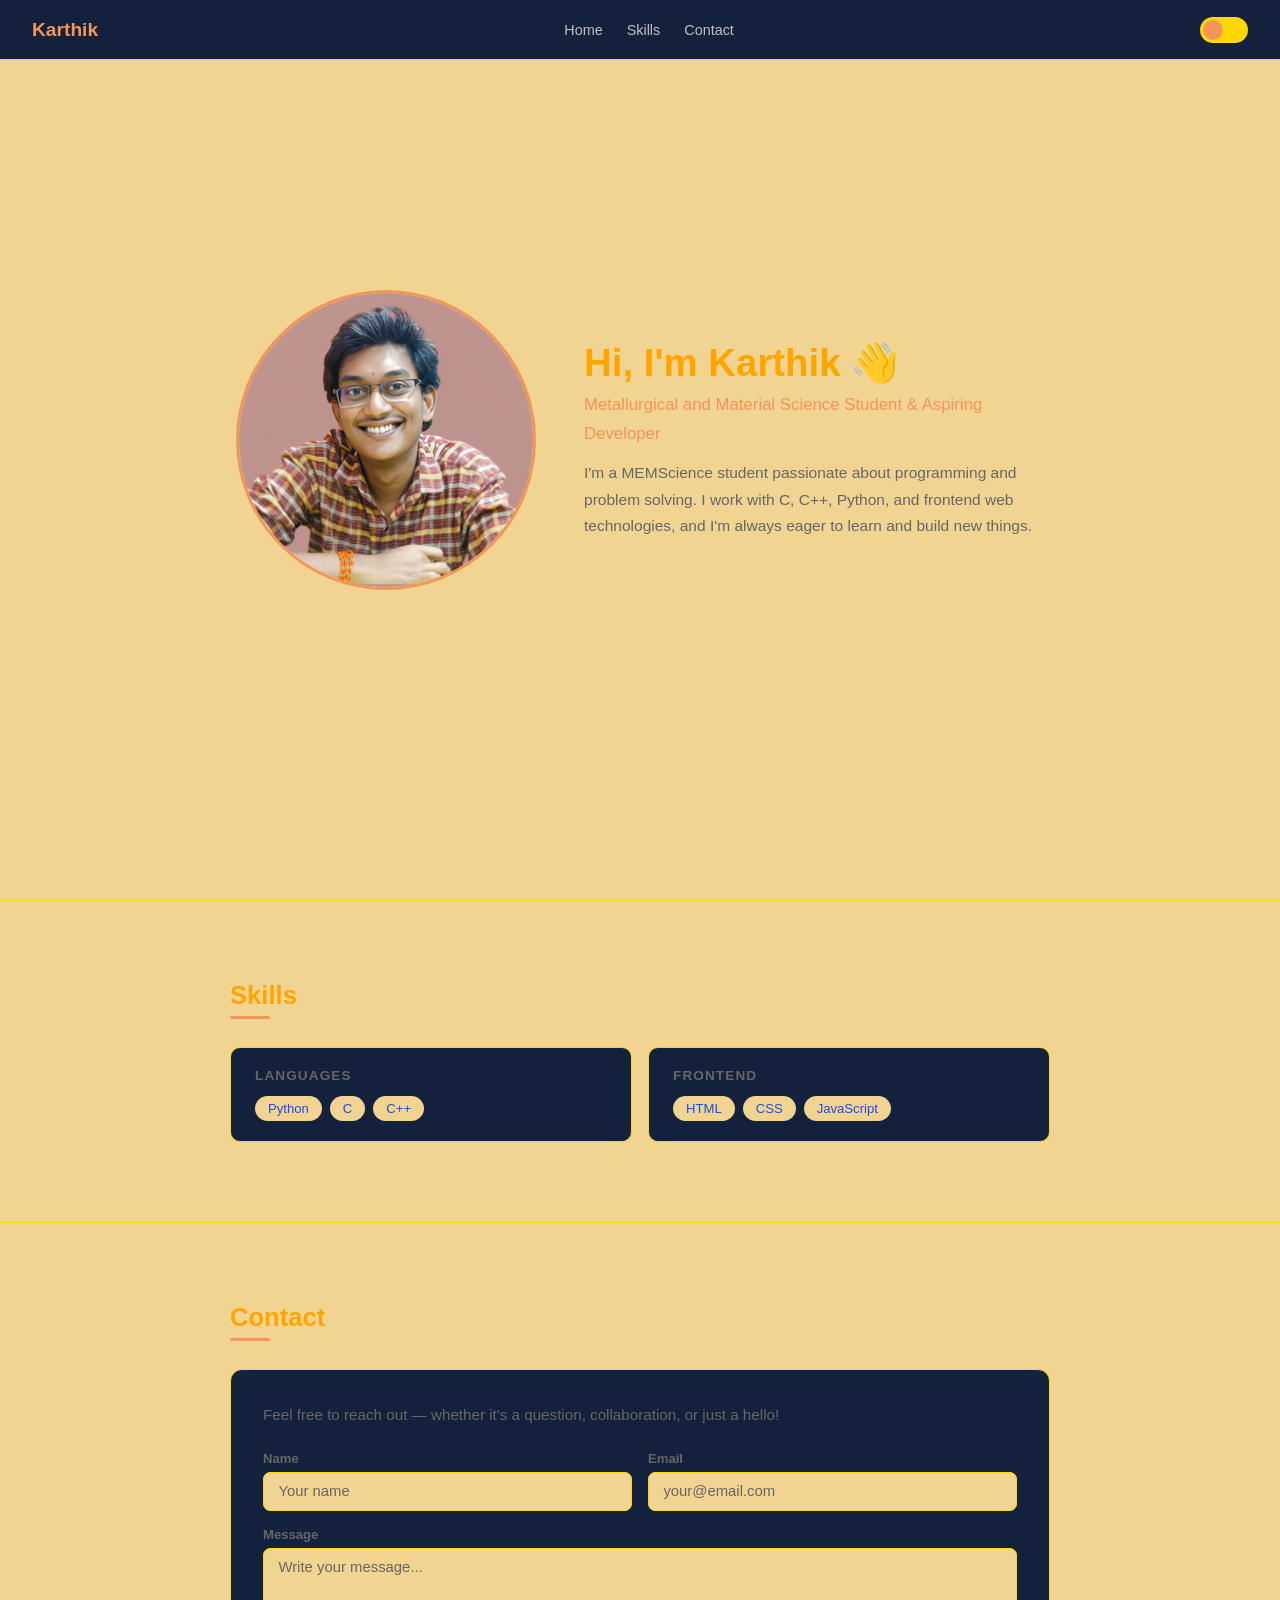
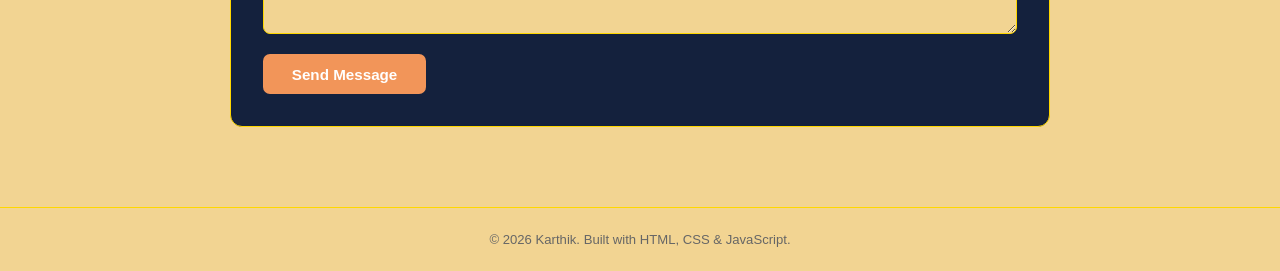
<file: Portfolio/index.html>
<!DOCTYPE html>
<html lang="en" data-theme="light">
<head>
  <meta charset="UTF-8" />
  <meta name="viewport" content="width=device-width, initial-scale=1.0" />
  <title>Karthik | Portfolio</title>
  <link rel="stylesheet" href="portfolio.css" />
</head>
<body>

  <!-- NAVBAR -->
  <nav>
    <span class="logo">Karthik</span>
    <ul class="nav-links">
      <li><a href="#home">Home</a></li>
      <li><a href="#skills">Skills</a></li>
      <li><a href="#contact">Contact</a></li>
    </ul>
    <div class="nav-right">
      <button class="toggle" id="themeBtn" aria-label="Toggle theme"></button>
      <button class="ham" id="hamBtn" aria-label="Menu">
        <span></span>
        <span></span>
        <span></span>
      </button>
    </div>
  </nav>

  <!-- MOBILE MENU -->
  <div class="mob-menu" id="mobMenu">
    <a href="#home" onclick="closeMob()">Home</a>
    <a href="#skills" onclick="closeMob()">Skills</a>
    <a href="#contact" onclick="closeMob()">Contact</a>
  </div>

  <!-- HOME -->
  <section id="home">
    <div class="wrap">
      <div class="home-inner">
        <div class="avatar">
          <img src="me.png" alt="Karthik" />
        </div>
        <div class="home-text">
          <h1>Hi, I'm Karthik 👋</h1>
          <p class="role">Metallurgical and Material Science Student & Aspiring Developer</p>
          <p>I'm a MEMScience student passionate about programming and problem solving. I work with C, C++, Python, and frontend web technologies, and I'm always eager to learn and build new things.</p>
        </div>
      </div>
    </div>
  </section>

  <!-- SKILLS -->
  <section id="skills">
    <div class="wrap">
      <h2>Skills</h2>
      <div class="underline"></div>
      <div class="skills-grid">
        <div class="skill-card">
          <h3>Languages</h3>
          <div class="tags">
            <span class="tag">Python</span>
            <span class="tag">C</span>
            <span class="tag">C++</span>
          </div>
        </div>
        <div class="skill-card">
          <h3>Frontend</h3>
          <div class="tags">
            <span class="tag">HTML</span>
            <span class="tag">CSS</span>
            <span class="tag">JavaScript</span>
          </div>
        </div>
      </div>
    </div>
  </section>

  <!-- CONTACT -->
  <section id="contact">
    <div class="wrap">
      <h2>Contact</h2>
      <div class="underline"></div>
      <div class="contact-card">
        <p>Feel free to reach out — whether it's a question, collaboration, or just a hello!</p>
        <form onsubmit="handleForm(event)">
          <div class="form-row">
            <div class="form-group">
              <label for="name">Name</label>
              <input type="text" id="name" placeholder="Your name" required />
            </div>
            <div class="form-group">
              <label for="email">Email</label>
              <input type="email" id="email" placeholder="your@email.com" required />
            </div>
          </div>
          <div class="form-group">
            <label for="message">Message</label>
            <textarea id="message" rows="4" placeholder="Write your message..." required></textarea>
          </div>
          <button type="submit" class="submit-btn" id="submitBtn">Send Message</button>
        </form>
      </div>
    </div>
  </section>

  <!-- FOOTER -->
  <footer>
    &copy; <span id="yr"></span> Karthik. Built with HTML, CSS &amp; JavaScript.
  </footer>

  <script>
    document.getElementById('yr').textContent = new Date().getFullYear();

    // Dark / Light toggle
    document.getElementById('themeBtn').addEventListener('click', () => {
      const html = document.documentElement;
      html.dataset.theme = html.dataset.theme === 'dark' ? 'light' : 'dark';
    });

    // Hamburger menu
    const hamBtn = document.getElementById('hamBtn');
    const mobMenu = document.getElementById('mobMenu');
    hamBtn.addEventListener('click', () => {
      hamBtn.classList.toggle('open');
      mobMenu.classList.toggle('open');
    });
    function closeMob() {
      hamBtn.classList.remove('open');
      mobMenu.classList.remove('open');
    }

    // Contact form
    function handleForm(e) {
      e.preventDefault();
      const btn = document.getElementById('submitBtn');
      btn.textContent = '✓ Sent!';
      btn.disabled = true;
      setTimeout(() => {
        btn.textContent = 'Send Message';
        btn.disabled = false;
        e.target.reset();
      }, 2500);
    }
  </script>

</body>
</html>
</file>
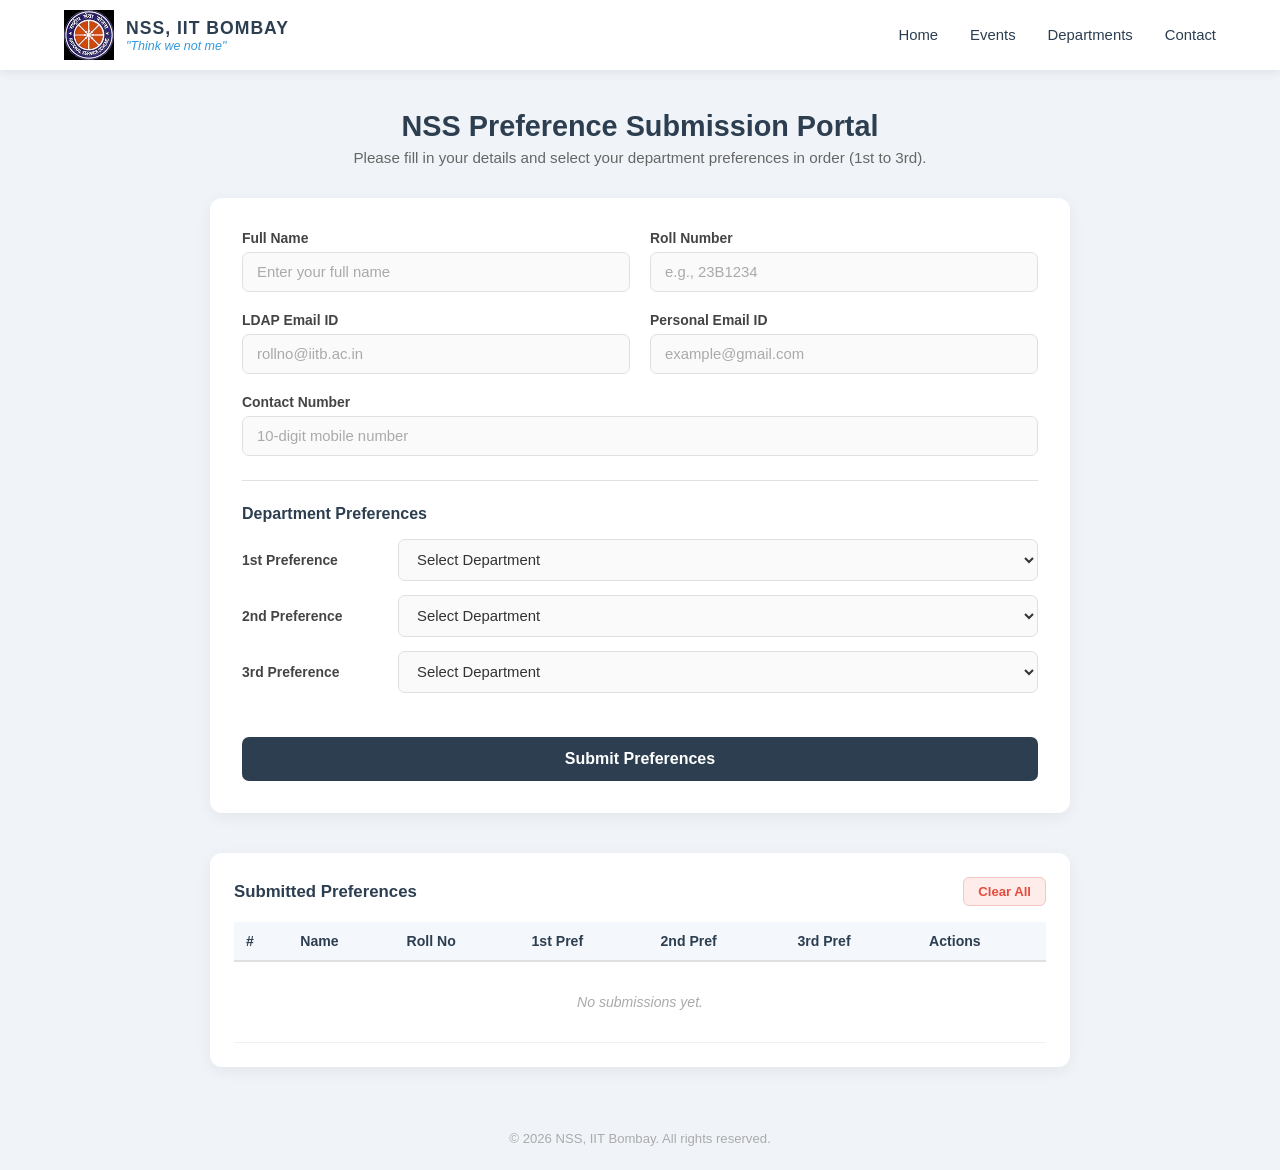
<file: Prefference-submission-system/index.html>
<!DOCTYPE html>
<html lang="en">
<head>
  <meta charset="UTF-8" />
  <meta name="viewport" content="width=device-width, initial-scale=1.0"/>
  <title>NSS IIT Bombay — Preference Portal</title>
  <link rel="icon" href="logo.png" />
  <link rel="stylesheet" href="q2.css" />
</head>
<body>

  <!-- NAVBAR -->
  <nav class="nss-navbar">
    <div class="nss-brand">
      <img src="logo.png" alt="NSS Logo" class="nss-logo" />
      <div class="nss-title-container">
        <span class="nss-title">NSS, IIT BOMBAY</span>
        <span class="nss-motto">"Think we not me"</span>
      </div>
    </div>
    <button class="ham" id="hamBtn" aria-label="Menu">
      <span></span><span></span><span></span>
    </button>
    <ul class="nss-nav-links" id="navLinks">
      <li><a href="#">Home</a></li>
      <li><a href="#">Events</a></li>
      <li><a href="#">Departments</a></li>
      <li><a href="#">Contact</a></li>
    </ul>
  </nav>

  <!-- MOBILE MENU -->
  <div class="mob-menu" id="mobMenu">
    <a href="#">Home</a>
    <a href="#">Events</a>
    <a href="#">Departments</a>
    <a href="#">Contact</a>
  </div>

  <main class="portal-container">

    <!-- HEADER -->
    <div class="portal-header">
      <h1>NSS Preference Submission Portal</h1>
      <p>Please fill in your details and select your department preferences in order (1st to 3rd).</p>
    </div>

    <!-- FORM CARD -->
    <section class="form-card">
      <form id="preferenceForm">
        <input type="hidden" id="editIndex" value="-1" />

        <div class="form-row">
          <div class="input-group">
            <label for="fullName">Full Name</label>
            <input type="text" id="fullName" placeholder="Enter your full name" required />
          </div>
          <div class="input-group">
            <label for="rollNumber">Roll Number</label>
            <input type="text" id="rollNumber" placeholder="e.g., 23B1234" required />
          </div>
        </div>

        <div class="form-row">
          <div class="input-group">
            <label for="ldapEmail">LDAP Email ID</label>
            <input type="email" id="ldapEmail" placeholder="rollno@iitb.ac.in" required />
          </div>
          <div class="input-group">
            <label for="personalEmail">Personal Email ID</label>
            <input type="email" id="personalEmail" placeholder="example@gmail.com" required />
          </div>
        </div>

        <div class="input-group">
          <label for="contactNo">Contact Number</label>
          <input type="tel" id="contactNo" placeholder="10-digit mobile number" pattern="[0-9]{10}" required />
        </div>

        <hr class="divider" />

        <div class="preferences-section">
          <h3>Department Preferences</h3>

          <div class="pref-row">
            <label for="pref1">1st Preference</label>
            <select id="pref1" required>
              <option value="" disabled selected>Select Department</option>
              <option>Educational Outreach</option>
              <option>Green Campus</option>
              <option>Sustainable Social Development</option>
              <option>Media and Design</option>
              <option>Web</option>
            </select>
          </div>

          <div class="pref-row">
            <label for="pref2">2nd Preference</label>
            <select id="pref2" required>
              <option value="" disabled selected>Select Department</option>
              <option>Educational Outreach</option>
              <option>Green Campus</option>
              <option>Sustainable Social Development</option>
              <option>Media and Design</option>
              <option>Web</option>
            </select>
          </div>

          <div class="pref-row">
            <label for="pref3">3rd Preference</label>
            <select id="pref3" required>
              <option value="" disabled selected>Select Department</option>
              <option>Educational Outreach</option>
              <option>Green Campus</option>
              <option>Sustainable Social Development</option>
              <option>Media and Design</option>
              <option>Web</option>
            </select>
          </div>
        </div>

        <div id="formError" class="form-error"></div>

        <div class="form-btns">
          <button type="submit" class="submit-btn" id="submitBtn">Submit Preferences</button>
          <button type="button" class="cancel-btn" id="cancelBtn" style="display:none;" onclick="cancelEdit()">Cancel</button>
        </div>
      </form>
    </section>

    <!-- SUBMISSIONS TABLE -->
    <section class="submissions-list">
      <div class="submissions-header">
        <h3>Submitted Preferences</h3>
        <button class="clear-btn" onclick="clearAll()">Clear All</button>
      </div>
      <div class="table-responsive">
        <table id="submissionTable">
          <thead>
            <tr>
              <th>#</th>
              <th>Name</th>
              <th>Roll No</th>
              <th>1st Pref</th>
              <th>2nd Pref</th>
              <th>3rd Pref</th>
              <th>Actions</th>
            </tr>
          </thead>
          <tbody id="submissionBody">
            <tr id="emptyRow">
              <td colspan="7" class="empty-msg">No submissions yet.</td>
            </tr>
          </tbody>
        </table>
      </div>
    </section>

  </main>

  <footer>
    <p>&copy; <span id="yr"></span> NSS, IIT Bombay. All rights reserved.</p>
  </footer>

  <script src="q2.js"></script>
</body>
</html>
</file>
<file: Portfolio/portfolio.css>
/* ===== THEME VARIABLES ===== */
:root {
  --bg: #F2D492;
  --nav-bg: #14213D;
  --card-bg: #14213D;
  --text: orange;
  --muted: #666666;
  --border:gold;
  --accent: #F29559;
  --tag-bg: #F2D492;
  --tag-color:#1d4ed8;
}

[data-theme="dark"] {
  --bg: #0f0f0f;
  --nav-bg: #14213D;
  --card-bg: #14213D;
  --text: #F29559;
  --muted: #666666;
  --border:gold;
  --accent: #F29559;
  --tag-bg: #e8f0fe;
  --tag-color: #1d4ed8;
}

/* ===== RESET ===== */
* {
  margin: 0;
  padding: 0;
  box-sizing: border-box;
}

html {
  scroll-behavior: smooth;
}

body {
  font-family: 'Segoe UI', sans-serif;
  background: var(--bg);
  color: var(--text);
  transition: background 0.3s, color 0.3s;
}

/* ===== NAVBAR ===== */
nav {
  position: fixed;
  top: 0;
  width: 100%;
  z-index: 100;
  background: var(--nav-bg);
  border-bottom: 1px solid var(--border);
  display: flex;
  align-items: center;
  justify-content: space-between;
  padding: 0 2rem;
  height: 60px;
  transition: background 0.3s;
}

.logo {
  font-size: 1.2rem;
  font-weight: 700;
  color: var(--accent);
}

.nav-links {
  display: flex;
  gap: 1.5rem;
  list-style: none;
}

.nav-links a {
  text-decoration: none;
  color: silver;
  font-size: 0.9rem;
  font-weight: 500;
  transition: color 0.2s;
}

.nav-links a:hover {
  color: var(--accent);
}

.nav-right {
  display: flex;
  align-items: center;
  gap: 1rem;
}

/* Theme Toggle */
.toggle {
  width: 48px;
  height: 26px;
  background: var(--border);
  border-radius: 50px;
  border: none;
  cursor: pointer;
  position: relative;
  transition: background 0.3s;
}

.toggle::after {
  content: '';
  position: absolute;
  top: 3px;
  left: 3px;
  width: 20px;
  height: 20px;
  border-radius: 50%;
  background: var(--accent);
  transition: transform 0.3s;
}

[data-theme="dark"] .toggle::after {
  transform: translateX(22px);
}

/* Hamburger */
.ham {
  display: none;
  flex-direction: column;
  gap: 5px;
  background: none;
  border: none;
  cursor: pointer;
}

.ham span {
  display: block;
  width: 22px;
  height: 2px;
  background: var(--text);
  border-radius: 2px;
  transition: all 0.3s;
}

.ham.open span:nth-child(1) { transform: translateY(7px) rotate(45deg); }
.ham.open span:nth-child(2) { opacity: 0; }
.ham.open span:nth-child(3) { transform: translateY(-7px) rotate(-45deg); }

/* Mobile Menu */
.mob-menu {
  display: none;
  position: fixed;
  top: 60px;
  left: 0;
  width: 100%;
  background: var(--nav-bg);
  border-bottom: 1px solid var(--border);
  flex-direction: column;
  z-index: 99;
}

.mob-menu.open {
  display: flex;
}

.mob-menu a {
  padding: 0.9rem 2rem;
  text-decoration: none;
  color: var(--text);
  font-weight: 500;
  border-bottom: 1px solid var(--border);
}

.mob-menu a:hover {
  color: var(--accent);
}

/* ===== SECTIONS ===== */
section {
  padding: 5rem 2rem;
}

.wrap {
  max-width: 820px;
  margin: 0 auto;
}

h2 {
  font-size: 1.6rem;
  margin-bottom: 0.35rem;
}

.underline {
  width: 40px;
  height: 3px;
  background: var(--accent);
  border-radius: 2px;
  margin-bottom: 1.75rem;
}

/* ===== HOME ===== */
#home {
  min-height: 100vh;
  display: flex;
  align-items: center;
  padding-top: 60px;
}

.home-inner {
  display: flex;
  align-items: center;
  gap: 3rem;
  flex-wrap: wrap;
}

.avatar {
  width: 300px;
  height: 300px;
  border-radius: 50%;
  overflow: hidden;
  border: 3px solid var(--accent);
  flex-shrink: 0;
  background: transparent;
}

.avatar img {
  width: 100%;
  height: 100%;
  object-fit: cover;
  object-position: center top;
}

.home-text h1 {
  font-size: 2.4rem;
  font-weight: 700;
  margin-bottom: 0.3rem;
}

.home-text .role {
  color: var(--accent);
  font-size: 1.05rem;
  font-weight: 500;
  margin-bottom: 0.75rem;
}

.home-text p {
  color: var(--muted);
  font-size: 0.97rem;
  line-height: 1.7;
  max-width: 460px;
}

/* ===== SKILLS ===== */
#skills {
  border-top: 1px solid var(--border);
}

.skills-grid {
  display: grid;
  grid-template-columns: repeat(auto-fit, minmax(220px, 1fr));
  gap: 1rem;
}

.skill-card {
  background: var(--card-bg);
  border: 1px solid var(--border);
  border-radius: 10px;
  padding: 1.25rem 1.5rem;
}

.skill-card h3 {
  font-size: 0.85rem;
  text-transform: uppercase;
  letter-spacing: 0.08em;
  color: var(--muted);
  margin-bottom: 0.85rem;
}

.tags {
  display: flex;
  flex-wrap: wrap;
  gap: 8px;
}

.tag {
  padding: 5px 13px;
  border-radius: 50px;
  font-size: 0.82rem;
  font-weight: 500;
  background: var(--tag-bg);
  color: var(--tag-color);
}

/* ===== CONTACT ===== */
#contact {
  border-top: 1px solid var(--border);
}

.contact-card {
  background: var(--card-bg);
  border: 1px solid var(--border);
  border-radius: 12px;
  padding: 2rem;
}

.contact-card p {
  color: var(--muted);
  margin-bottom: 1.5rem;
  font-size: 0.95rem;
  line-height: 1.65;
}

.form-group {
  display: flex;
  flex-direction: column;
  gap: 6px;
  margin-bottom: 1rem;
}

.form-group label {
  font-size: 0.82rem;
  font-weight: 600;
  color: var(--muted);
}

.form-group input,
.form-group textarea {
  padding: 0.65rem 0.9rem;
  border: 1px solid var(--border);
  border-radius: 7px;
  background: var(--bg);
  color: var(--text);
  font-family: inherit;
  font-size: 0.93rem;
  outline: none;
  transition: border-color 0.2s;
  resize: vertical;
}

.form-group input:focus,
.form-group textarea:focus {
  border-color: var(--accent);
}

.form-group input::placeholder,
.form-group textarea::placeholder {
  color: var(--muted);
}

.form-row {
  display: grid;
  grid-template-columns: 1fr 1fr;
  gap: 1rem;
}

.submit-btn {
  padding: 0.7rem 1.8rem;
  background: var(--accent);
  color: #fff;
  border: none;
  border-radius: 7px;
  font-family: inherit;
  font-size: 0.95rem;
  font-weight: 600;
  cursor: pointer;
  transition: opacity 0.2s;
  margin-top: 0.25rem;
}

.submit-btn:hover {
  opacity: 0.85;
}

/* ===== FOOTER ===== */
footer {
  text-align: center;
  padding: 1.5rem;
  border-top: 1px solid var(--border);
  font-size: 0.82rem;
  color: var(--muted);
}

/* ===== RESPONSIVE ===== */
@media (max-width: 600px) {
  .nav-links {
    display: none;
  }

  .ham {
    display: flex;
  }

  .home-inner {
    flex-direction: column;
    text-align: center;
  }

  .home-text p {
    margin: 0 auto;
  }

  .form-row {
    grid-template-columns: 1fr;
  }
}
</file>
<file: Prefference-submission-system/q2.css>
/* ===== VARIABLES ===== */
:root {
  --blue: #2c3e50;
  --light-blue: #3498db;
  --white: #ffffff;
  --bg: #f0f4f8;
  --border: #e0e0e0;
  --muted: #666;
  --error: #e74c3c;
  --success: #27ae60;
}

/* ===== RESET ===== */
*, *::before, *::after { margin: 0; padding: 0; box-sizing: border-box; }
html { scroll-behavior: smooth; }
body {
  font-family: 'Segoe UI', sans-serif;
  background: var(--bg);
  color: #333;
  min-height: 100vh;
}

/* ===== NAVBAR ===== */
.nss-navbar {
  display: flex;
  justify-content: space-between;
  align-items: center;
  background: var(--white);
  padding: 10px 5%;
  box-shadow: 0 2px 10px rgba(0,0,0,0.08);
  position: sticky;
  top: 0;
  z-index: 100;
}

.nss-brand {
  display: flex;
  align-items: center;
  gap: 12px;
}

.nss-logo { height: 50px; width: auto; }

.nss-title-container { display: flex; flex-direction: column; }
.nss-title { font-weight: 700; font-size: 1.1rem; color: var(--blue); letter-spacing: 1px; }
.nss-motto { font-size: 0.78rem; color: var(--light-blue); font-style: italic; }

.nss-nav-links {
  display: flex; list-style: none; gap: 2rem;
}
.nss-nav-links a {
  text-decoration: none; color: var(--blue);
  font-weight: 500; font-size: 0.93rem;
  transition: color 0.2s;
}
.nss-nav-links a:hover { color: var(--light-blue); }

/* Hamburger */
.ham {
  display: none; flex-direction: column; gap: 5px;
  background: none; border: none; cursor: pointer;
}
.ham span {
  display: block; width: 22px; height: 2px;
  background: var(--blue); border-radius: 2px; transition: all 0.3s;
}
.ham.open span:nth-child(1) { transform: translateY(7px) rotate(45deg); }
.ham.open span:nth-child(2) { opacity: 0; }
.ham.open span:nth-child(3) { transform: translateY(-7px) rotate(-45deg); }

.mob-menu {
  display: none; flex-direction: column;
  background: var(--white); border-bottom: 1px solid var(--border);
}
.mob-menu.open { display: flex; }
.mob-menu a {
  padding: 0.85rem 5%; color: var(--blue);
  text-decoration: none; font-weight: 500;
  border-bottom: 1px solid var(--border);
}
.mob-menu a:hover { color: var(--light-blue); }

/* ===== MAIN ===== */
.portal-container {
  max-width: 900px;
  margin: 2.5rem auto;
  padding: 0 1.25rem;
}

.portal-header {
  text-align: center;
  margin-bottom: 2rem;
}
.portal-header h1 {
  color: var(--blue);
  font-size: 1.8rem;
  margin-bottom: 0.4rem;
}
.portal-header p { color: var(--muted); font-size: 0.95rem; }

/* ===== FORM CARD ===== */
.form-card {
  background: var(--white);
  padding: 2rem;
  border-radius: 12px;
  box-shadow: 0 4px 16px rgba(0,0,0,0.06);
}

.form-row {
  display: grid;
  grid-template-columns: 1fr 1fr;
  gap: 1.25rem;
}

.input-group {
  display: flex;
  flex-direction: column;
  margin-bottom: 1.25rem;
}

label {
  font-weight: 600;
  font-size: 0.87rem;
  margin-bottom: 6px;
  color: #444;
}

input, select {
  padding: 11px 14px;
  border: 1.5px solid var(--border);
  border-radius: 7px;
  font-size: 0.93rem;
  font-family: inherit;
  color: #333;
  background: #fafafa;
  transition: border-color 0.2s;
  outline: none;
}
input:focus, select:focus { border-color: var(--light-blue); background: #fff; }
input::placeholder { color: #aaa; }

.divider { margin: 1.5rem 0; border: none; border-top: 1px solid var(--border); }

.preferences-section h3 {
  font-size: 1rem;
  color: var(--blue);
  margin-bottom: 1rem;
}

.pref-row {
  display: grid;
  grid-template-columns: 140px 1fr;
  align-items: center;
  gap: 1rem;
  margin-bottom: 0.85rem;
}
.pref-row label { margin: 0; }

.form-error {
  color: var(--error);
  font-size: 0.85rem;
  margin-bottom: 0.75rem;
  min-height: 1.2rem;
}

.form-btns { display: flex; gap: 1rem; margin-top: 0.5rem; }

.submit-btn {
  flex: 1;
  padding: 13px;
  background: var(--blue);
  color: var(--white);
  border: none;
  border-radius: 7px;
  font-size: 1rem;
  font-weight: 700;
  cursor: pointer;
  transition: background 0.2s;
}
.submit-btn:hover { background: var(--light-blue); }

.cancel-btn {
  padding: 13px 1.5rem;
  background: #eee;
  color: #555;
  border: none;
  border-radius: 7px;
  font-size: 0.95rem;
  font-weight: 600;
  cursor: pointer;
  transition: background 0.2s;
}
.cancel-btn:hover { background: #ddd; }

/* ===== SUBMISSIONS TABLE ===== */
.submissions-list {
  margin-top: 2.5rem;
  background: var(--white);
  padding: 1.5rem;
  border-radius: 12px;
  box-shadow: 0 4px 16px rgba(0,0,0,0.06);
}

.submissions-header {
  display: flex;
  justify-content: space-between;
  align-items: center;
  margin-bottom: 1rem;
}
.submissions-header h3 { color: var(--blue); font-size: 1.05rem; }

.clear-btn {
  padding: 6px 14px;
  background: #fdecea;
  color: var(--error);
  border: 1px solid #f5c6c2;
  border-radius: 6px;
  font-size: 0.82rem;
  font-weight: 600;
  cursor: pointer;
  transition: background 0.2s;
}
.clear-btn:hover { background: #f9d0cd; }

.table-responsive { overflow-x: auto; }

table {
  width: 100%;
  border-collapse: collapse;
  font-size: 0.88rem;
}

th {
  background: #f4f7fb;
  color: var(--blue);
  font-weight: 700;
  padding: 11px 12px;
  text-align: left;
  border-bottom: 2px solid var(--border);
}

td {
  padding: 11px 12px;
  border-bottom: 1px solid #f0f0f0;
  color: #444;
}

tr:hover td { background: #fafcff; }

.empty-msg {
  text-align: center;
  color: #aaa;
  padding: 2rem;
  font-style: italic;
}

/* Action buttons */
.btn-edit, .btn-delete {
  padding: 5px 12px;
  border: none;
  border-radius: 5px;
  font-size: 0.8rem;
  font-weight: 600;
  cursor: pointer;
  transition: opacity 0.2s;
}
.btn-edit { background: #eaf4ff; color: var(--light-blue); margin-right: 6px; }
.btn-edit:hover { opacity: 0.8; }
.btn-delete { background: #fdecea; color: var(--error); }
.btn-delete:hover { opacity: 0.8; }

/* ===== FOOTER ===== */
footer {
  text-align: center;
  padding: 1.5rem;
  color: #aaa;
  font-size: 0.82rem;
  margin-top: 2rem;
}

/* ===== RESPONSIVE ===== */
@media (max-width: 640px) {
  .nss-nav-links { display: none; }
  .ham { display: flex; }
  .form-row { grid-template-columns: 1fr; }
  .pref-row { grid-template-columns: 1fr; }
  .portal-header h1 { font-size: 1.4rem; }
}
</file>
